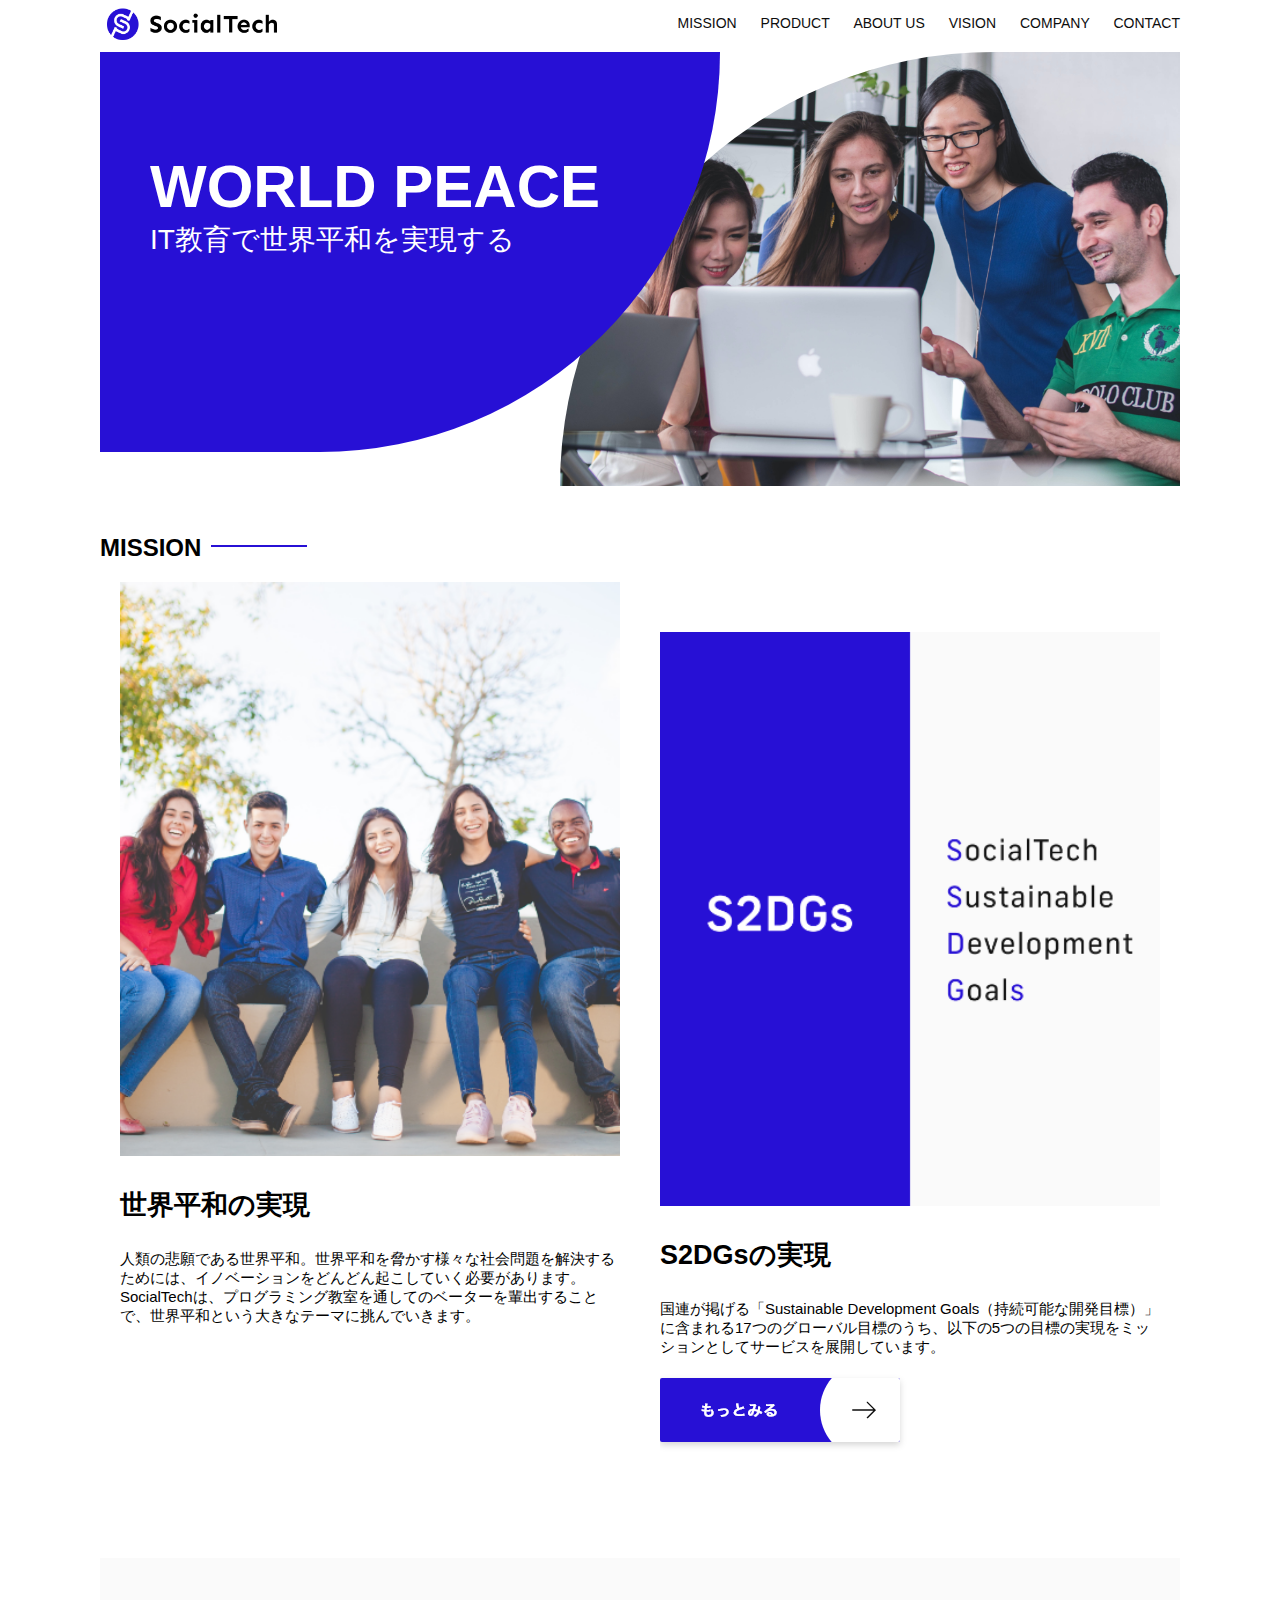
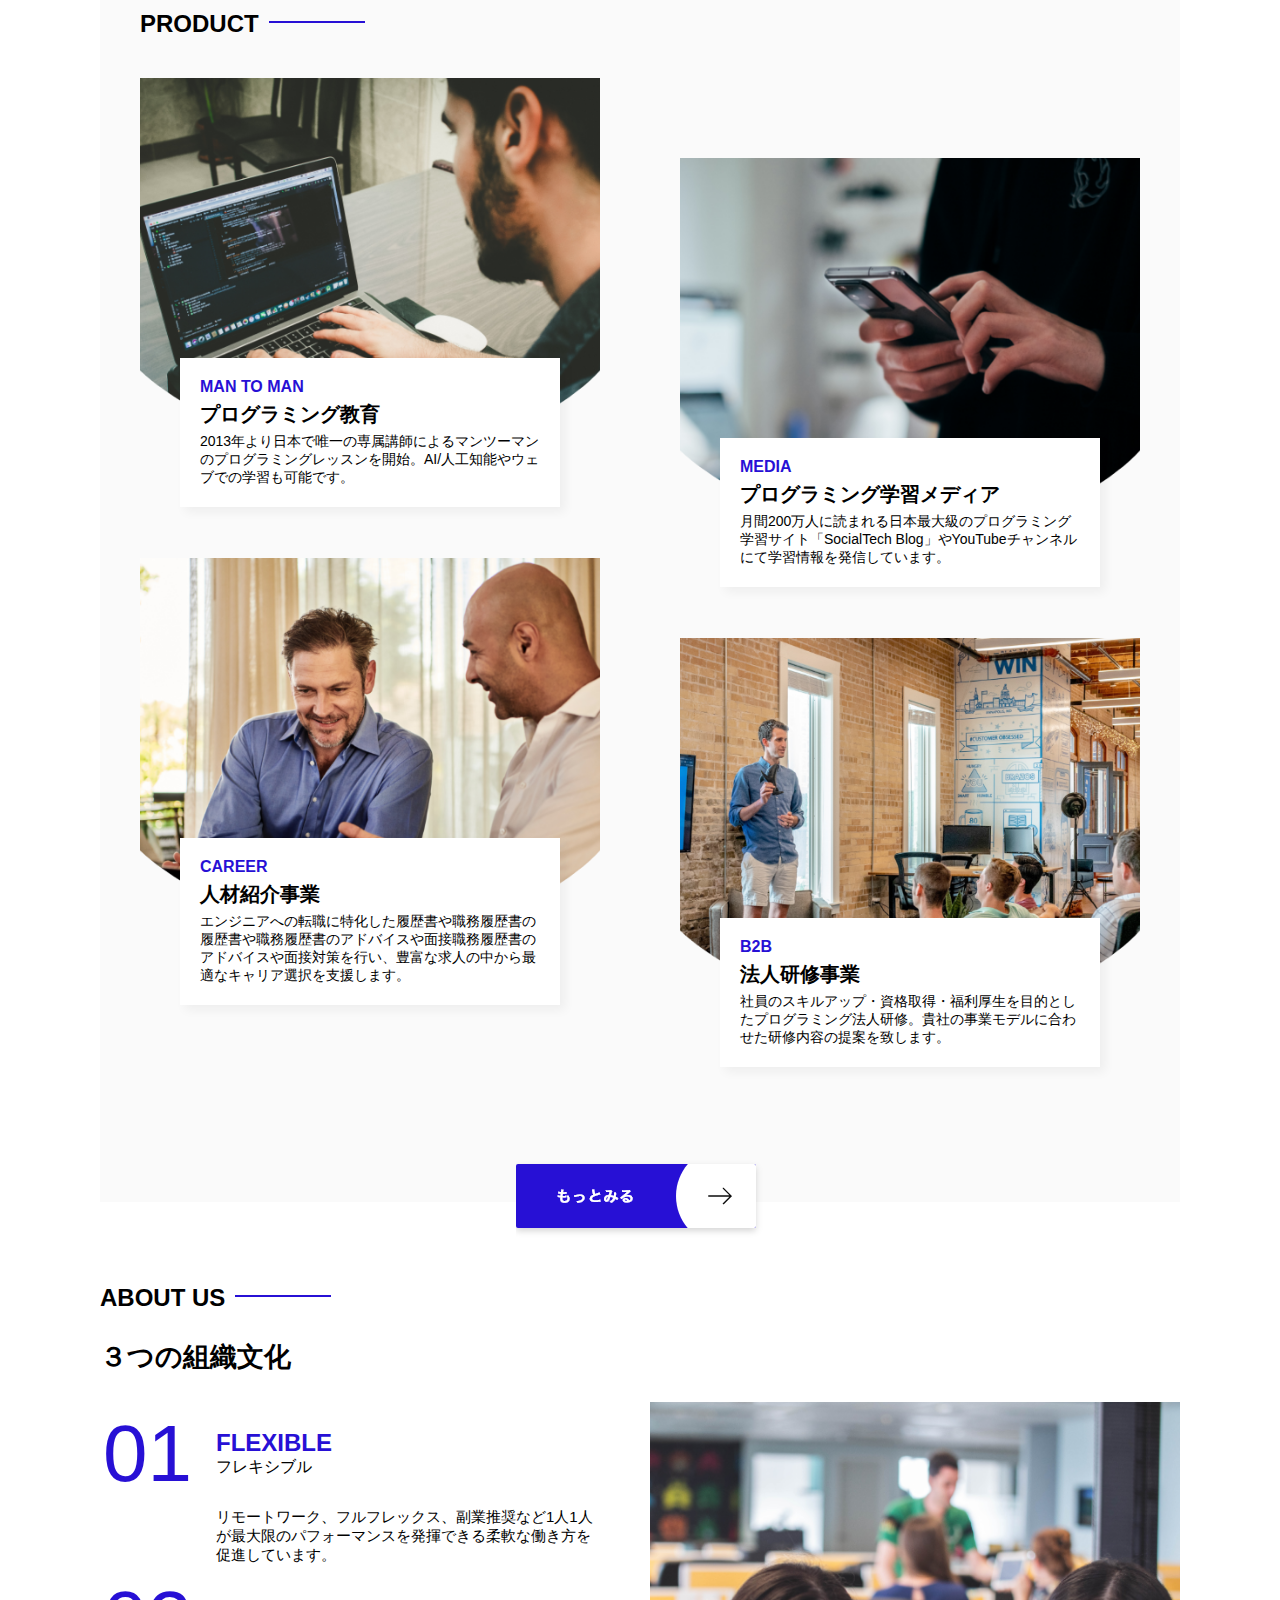
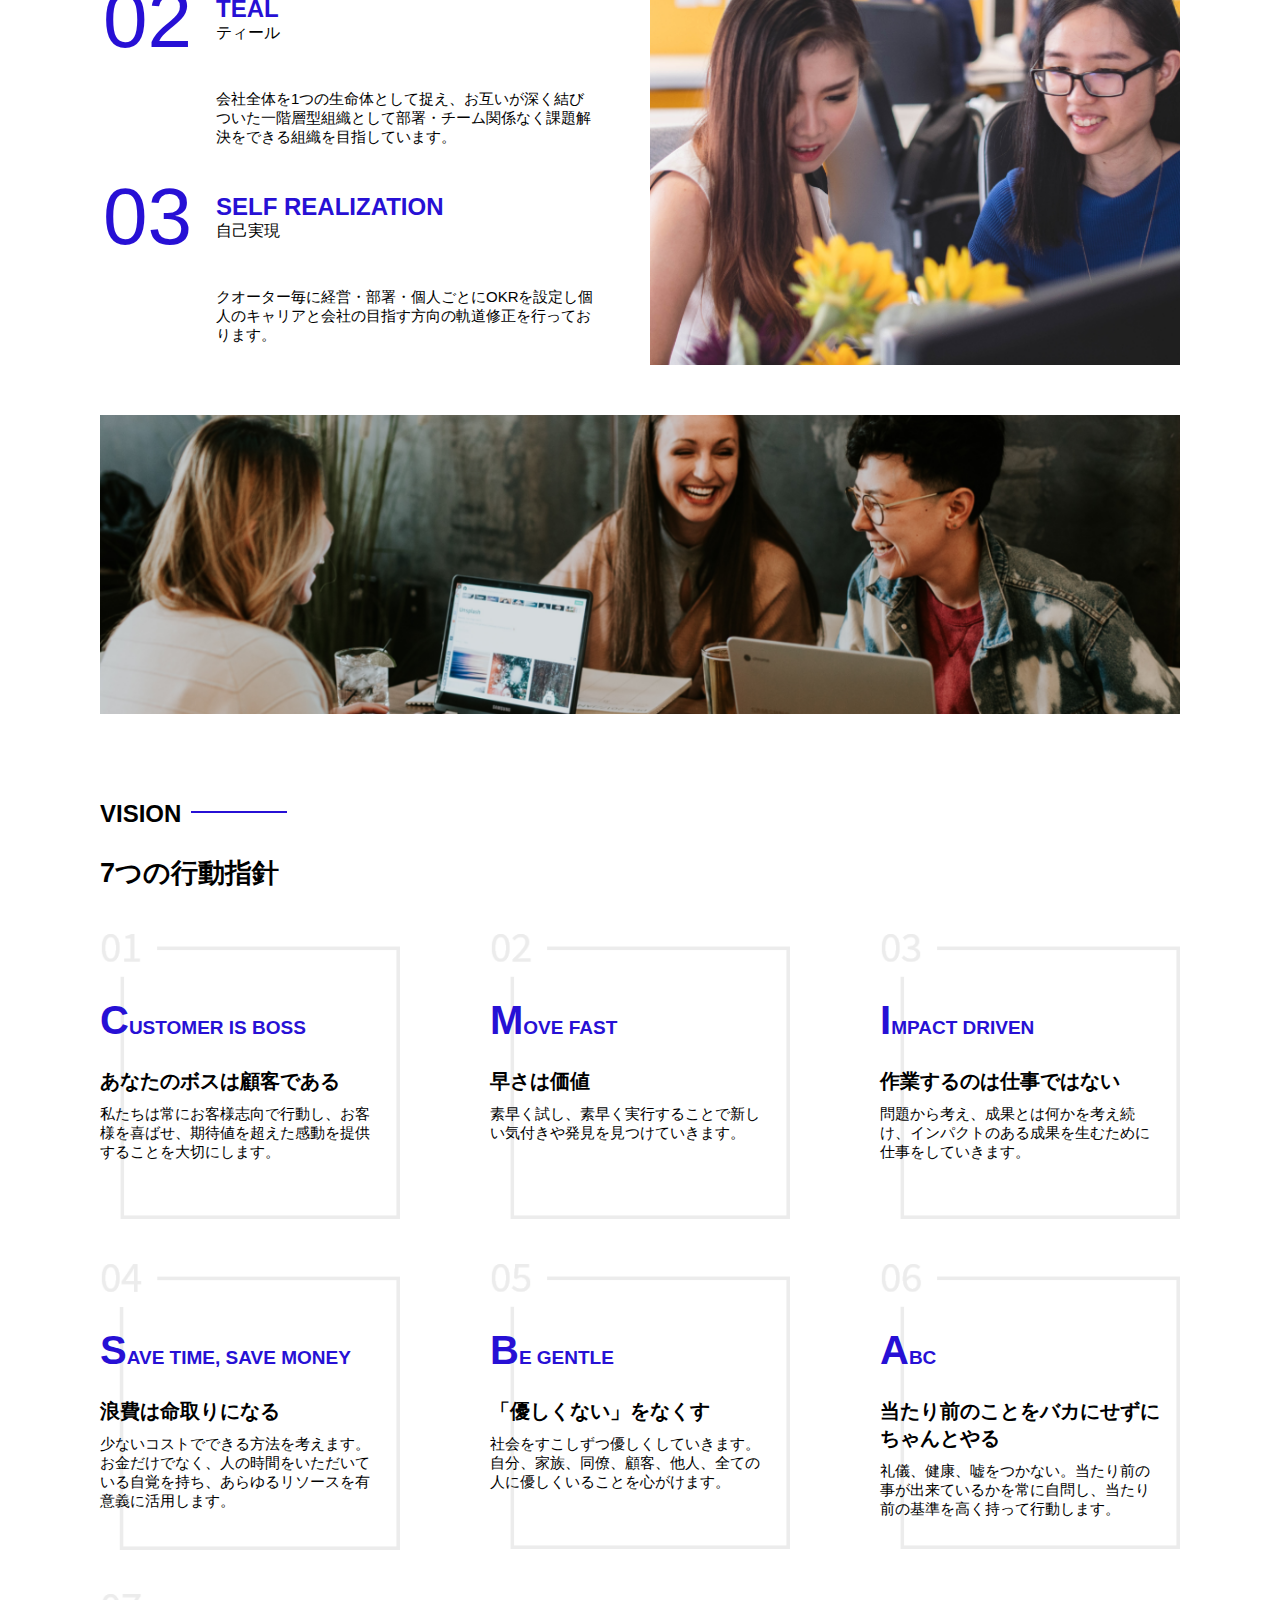
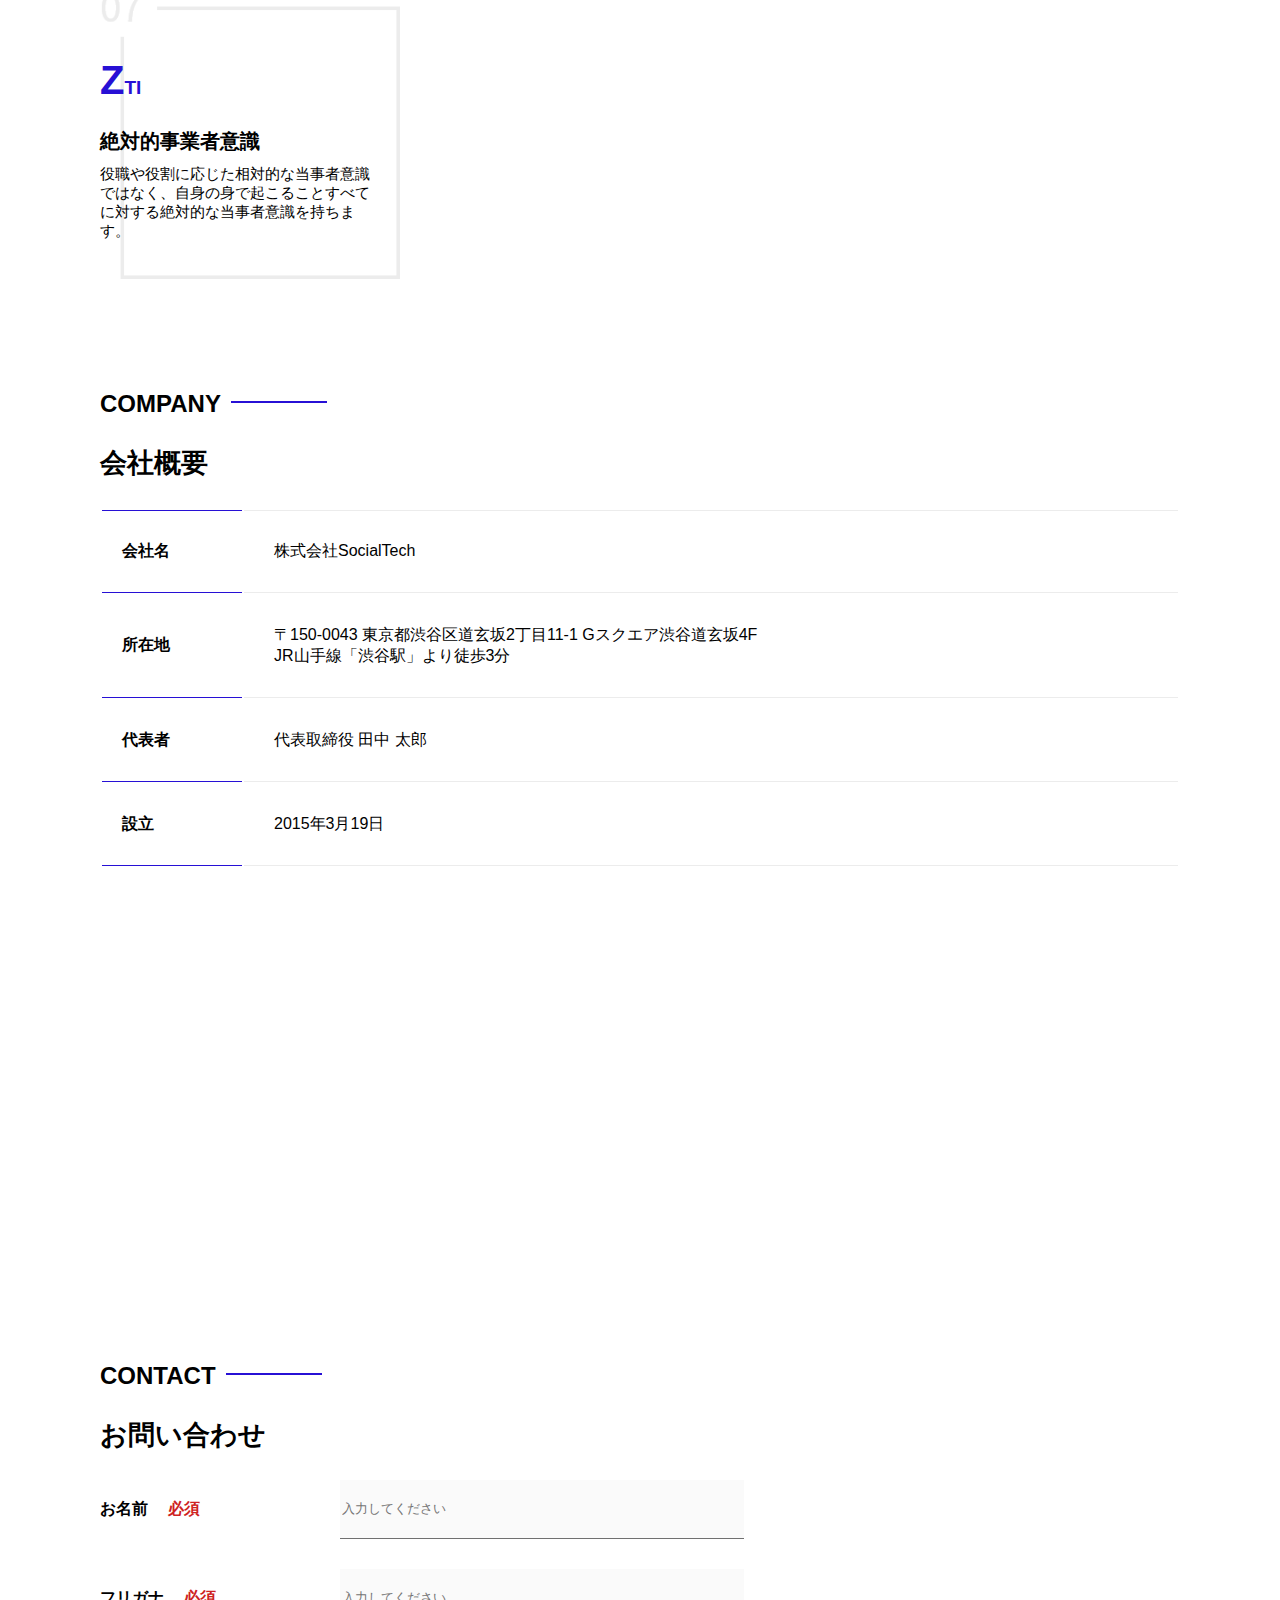
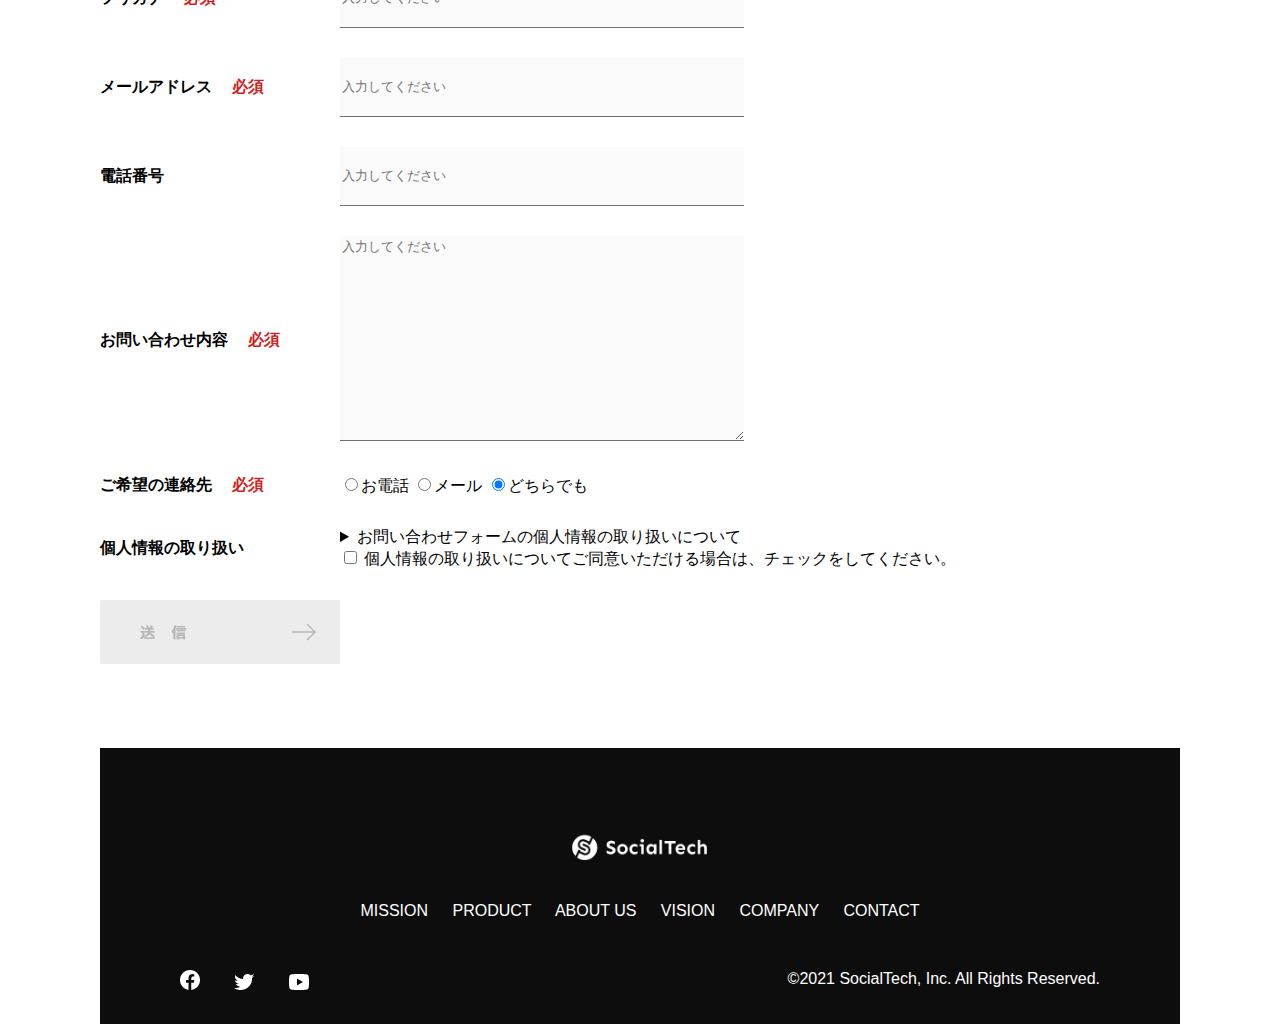
<file: index.html>
<!-- スタイルシート@media screen and(min-width:767px;)にスペース入れたら直った -->
<!DOCTYPE html>
<html lang="ja">
<head>
    <title>SocialTech</title>
    <meta name="despriction" content="SocialTechはEdTech業界のリーディングカンパニーを目指します。">
    <meta charset="UTF-8">
    <meta name="viewport" content="width=device-width, initial-scale=1.0">
    <link rel="stylesheet" href="style.css">
</head>

<body>
    <!-- ヘッダー -->
    <header>
        <!-- ロゴ -->
        <a href="index.html" id="logo"><img src="images/logo.png" alt="トップページに戻る"></a>
        
        <!--PC用ナビゲーション-->
        <nav id="nav-pc">
            <a href="mission.html">MISSION</a>
            <a href="product.html">PRODUCT</a>
            <a href="index.html#aboutus">ABOUT US</a>
            <a href="index.html#vision">VISION</a>
            <a href="index.html#company">COMPANY</a>
            <a href="index.html#contact">CONTACT</a>
        </nav>

        <!--スマホ用メニューボタン-->
        <img id="menu-sp" src="images/button-menu.png" alt="ナビゲーションを開く" onclick="document.getElementById('nav-sp').style.display = 'block'">
        
        <!--スマホ用ナビゲーション-->
        <nav id="nav-sp">
            <img id="close" src="images/button-close.png" alt="ナビゲーションを閉じる" onclick="document.getElementById('nav-sp').style.display = 'none'">
            <a id="logo-sp" href="index.html" onclick="document.getElementById('nav-sp').style.display = 'none'"><img src="images/logo-sp.png" alt="トップページに戻る"></a>
            <a class="menu" href="mission.html" onclick="document.getElementById('nav-sp').style.display = 'none'">MISSION</a>
            <a class="menu" href="product.html" onclick="document.getElementById('nav-sp').style.display = 'none'">PRODUCT</a>
            <a class="menu" href="index.html#aboutus" onclick="document.getElementById('nav-sp').style.display = 'none'">ABOUTUS</a>
            <a class="menu" href="index.html#vision"onclick="document.getElementById('nav-sp').style.display = 'none'">VISION</a>
            <a class="menu" href="index.html#company"onclick="document.getElementById('nav-sp').style.display = 'none'">COMPANY</a>
            <a class="menu" href="index.html#contact"onclick="document.getElementById('nav-sp').style.display = 'none'">CONTACT</a>
            <div id="sns">
            <a href="https://www.facebook.com/sejuku2013"><img src="images/button-facebook.png" alt="Facebookのリンク"></a>
            <a href="https://twitter.com/samuraijuku"><img src="images/button-twitter.png" alt="Twitterのリンク"></a>
            <a href="https://www.youtube.com/channel/UCCFOQO5aDK0xXam4cUQXT8g"><img src="images/button-youtube.png" alt="YouTubeのリンク"></a>
            </div>
        </nav>
    </header>
    <main>
        <article>
            <!-- メインビジュアル -->
            <section id="main-visual">
                <div id="main-message">
                    <h1>WORLD PEACE</h1>
                    <p>IT教育で世界平和を実現する</p>
                </div>
                <img src="images/index/index-main.png" alt="PCの周りに集まる多国籍の仲間たち">
            </section>
            <section id="mission">
                <h2 class="index-h2">MISSION</h2>
                <div id="mission-flex">
                    <div>
                        <img id="mission-photo" src="images/index/index-mission.png" alt="屋外のベンチで撮影する多国籍の仲間たち">
                        <h3>世界平和の実現</h3>
                        <p>人類の悲願である世界平和。世界平和を脅かす様々な社会問題を解決するためには、イノベーションをどんどん起こしていく必要があります。SocialTechは、プログラミング教室を通してのベーターを輩出することで、世界平和という大きなテーマに挑んでいきます。</p>
                    </div>
                    <div>
                        <img id="s2dgs" src="images/index/s2dgs.png" alt="S2DGs">
                        <h3>S2DGsの実現</h3>
                        <p>国連が掲げる「Sustainable Development Goals（持続可能な開発目標）」に含まれる17つのグローバル目標のうち、以下の5つの目標の実現をミッションとしてサービスを展開しています。</p>
                        <a href="mission.html">
                        <img src="images/button-more.png" alt="もっとみる">
                        </a>
                    </div>
                </div>
            </section>
            <!-- ここまで確認済 -->
            <!--プロダクト-->
            <section id="product">
                <h2 class="index-h2">PRODUCT</h2>
                <div>
                    <div id="product-left">
                    <div>
                    <img class="product-photo" src="images/index/index-mantoman.png" alt="PCでコードを書く男性">
                    <div class="product-explain">
                        <span>MAN TO MAN</span>
                        <h3>プログラミング教育</h3>
                        <p>2013年より日本で唯一の専属講師によるマンツーマンのプログラミングレッスンを開始。AI/人工知能やウェブでの学習も可能です。</p>
                    </div>
                    </div>
                    <div>
                    <img class="product-photo" src="images/index/index-career.png" alt="笑顔で話し合う二人の男性">
                    <div class="product-explain">
                        <span>CAREER</span>
                        <h3>人材紹介事業</h3>
                        <p>エンジニアへの転職に特化した履歴書や職務履歴書の履歴書や職務履歴書のアドバイスや面接職務履歴書のアドバイスや面接対策を行い、豊富な求人の中から最適なキャリア選択を支援します。</p>
                    </div>
                    </div>
                    </div>
                    <div id="product-right">
                    <div>
                    <img class="product-photo" src="images/index/index-media.png" alt="スマートフォンを操作する人">
                    <div class="product-explain">
                        <span>MEDIA</span>
                        <h3>プログラミング学習メディア</h3>
                        <p>月間200万人に読まれる日本最大級のプログラミング学習サイト「SocialTech Blog」やYouTubeチャンネルにて学習情報を発信しています。</p>
                    </div>
                    </div>
                    <div>
                    <img class="product-photo" src="images/index/index-b2b.png" alt="講演中の男性とそれを聴く人々">
                    <div class="product-explain">
                        <span>B2B</span>
                        <h3>法人研修事業</h3>
                        <p>社員のスキルアップ・資格取得・福利厚生を目的としたプログラミング法人研修。貴社の事業モデルに合わせた研修内容の提案を致します。</p>
                    </div>
                    </div>
                    </div>
                </div>
                <div>
                    <a id="product-more" href="product.html">
                        <img src="images/button-more.png" alt="もっとみる">
                    </a>
                </div>
            </section>
            <!--ABOUT US-->
            <section id="aboutus">
                <h2 class="index-h2">ABOUT US</h2>
                <h3>３つの組織文化</h3>
                <div>
                    <table class="culture-table">
                        <tr>
                            <td>
                                <span class="culture-num">01</span>
                            </td>
                            <td>
                                <span class="culture-en">FLEXIBLE</span>
                                <span class="culture-jp">フレキシブル</span>
                            </td>
                        </tr>
                        <tr>
                            <td>
                                <!--空のセル-->
                            </td>
                            <td>
                                <p class="culture-description">
                                    リモートワーク、フルフレックス、副業推奨など1人1人が最大限のパフォーマンスを発揮できる柔軟な働き方を促進しています。
                                </p>
                            </td>
                        </tr>
                        <tr>
                            <td>
                                <span class="culture-num">02</span>
                            </td>
                            <td>
                                <span class="culture-en">TEAL</span>
                                <span class="culture-jp">ティール</span>
                            </td>
                        </tr>
                        <tr>
                            <td>
                                <!--空のセル-->
                            </td>
                            <td>
                                <p>
                                    会社全体を1つの生命体として捉え、お互いが深く結びついた一階層型組織として部署・チーム関係なく課題解決をできる組織を目指しています。
                                </p>
                            </td>
                        </tr>
                        <tr>
                            <td>
                                <span class="culture-num">03</span>
                            </td>
                            <td>
                                <span class="culture-en">SELF REALIZATION</span>
                                <span class="culture-jp">自己実現</span>
                            </td>
                        </tr>
                        <tr>
                            <td>
                                <!--空のセル-->
                            </td>
                            <td>
                                <p>
                                    クオーター毎に経営・部署・個人ごとにOKRを設定し個人のキャリアと会社の目指す方向の軌道修正を行っております。
                                </p>
                            </td>
                        </tr>
                    </table>
                    <img class="culture-img" src="images/index/index-aboutus1.png" alt="笑顔で話し合う2人の女性">
                </div>
                    <img class="culture-img2" src="images/index/index-aboutus2.png" alt="笑顔で話し合う３人の男女">
            </section>
            <!--VISION-->
            <section id="vision">
                <h2 class="index-h2">VISION</h2>
                <h3>7つの行動指針</h3>
                <div>
                    <div class="vision-box">
                        <img src="images/index/vision-01.png" alt="01">
                        <span>
                            <h4>CUSTOMER IS BOSS</h4>
                            <h5>あなたのボスは顧客である</h5>
                            <p>私たちは常にお客様志向で行動し、お客様を喜ばせ、期待値を超えた感動を提供することを大切にします。</p>
                        </span>
                    </div>
                    <div class="vision-box">
                        <img src="images/index/vision-02.png" alt="02">
                        <span>
                            <h4>MOVE FAST</h4>
                            <h5>早さは価値</h5>
                            <p>素早く試し、素早く実行することで新しい気付きや発見を見つけていきます。</p>
                        </span>
                    </div>
                    <div class="vision-box">
                        <img src="images/index/vision-03.png" alt="03">
                        <span>
                            <h4>IMPACT DRIVEN</h4>
                            <h5>作業するのは仕事ではない</h5>
                            <p>問題から考え、成果とは何かを考え続け、インパクトのある成果を生むために仕事をしていきます。</p>
                        </span>
                    </div>
                    <div class="vision-box">
                        <img src="images/index/vision-04.png" alt="04">
                        <span>
                            <h4>SAVE TIME, SAVE MONEY</h4>
                            <h5>浪費は命取りになる</h5>
                            <p>少ないコストでできる方法を考えます。お金だけでなく、人の時間をいただいている自覚を持ち、あらゆるリソースを有意義に活用します。</p>
                        </span>
                    </div>
                    <div class="vision-box">
                        <img src="images/index/vision-05.png" alt="05">
                        <span>
                            <h4>BE GENTLE</h4>
                            <h5>「優しくない」をなくす</h5>
                            <p>社会をすこしずつ優しくしていきます。自分、家族、同僚、顧客、他人、全ての人に優しくいることを心がけます。</p>
                        </span>
                    </div>
                    <div class="vision-box">
                        <img src="images/index/vision-06.png" alt="06">
                        <span>
                            <h4>ABC</h4>
                            <h5>当たり前のことをバカにせずにちゃんとやる</h5>
                            <p>礼儀、健康、嘘をつかない。当たり前の事が出来ているかを常に自問し、当たり前の基準を高く持って行動します。</p>
                        </span>
                    </div>
                    <div class="vision-box">
                        <img src="images/index/vision-07.png" alt="07">
                        <span>
                            <h4>ZTI</h4>
                            <h5>絶対的事業者意識</h5>
                            <p>役職や役割に応じた相対的な当事者意識ではなく、自身の身で起こることすべてに対する絶対的な当事者意識を持ちます。</p>
                        </span>
                    </div>
                </div>
            </section>
            <!--COMPANY-->
            <section id="company">
                <h2 class="index-h2">COMPANY</h2>
                <h3>会社概要</h3>
                <table id="company-table">
                    <tr>
                        <th class="tableheader-first">会社名</th>
                        <td class="cell-first">株式会社SocialTech</td>
                    </tr>
                    <tr>
                        <th class="tableheader">所在地</th>
                        <td class="cell">〒150-0043 東京都渋谷区道玄坂2丁目11-1 Gスクエア渋谷道玄坂4F<br>JR山手線「渋谷駅」より徒歩3分</td>
                    </tr>
                    <tr>
                        <th class="tableheader">代表者</th>
                        <td class="cell">代表取締役 田中 太郎</td>
                    </tr>
                    <tr>
                        <th class="tableheader">設立</th>
                        <td class="cell">2015年3月19日</td>
                    </tr>
                </table>
                <iframe 
                    src="https://www.google.com/maps/embed?pb=!1m18!1m12!1m3!1d3241.7759544892483!2d139.69399665123464!3d35.65789123876098!2m3!1f0!2f0!3f0!3m2!1i1024!2i768!4f13.1!3m3!1m2!1s0x60188caa0042e8d1%3A0xba130bea826a7aa2!2z44CSMTUwLTAwNDMg5p2x5Lqs6YO95riL6LC35Yy66YGT546E5Z2C77yS5LiB55uu77yR77yR4oiS77yR!5e0!3m2!1sja!2sjp!4v1636872991912!5m2!1sja!2sjp" frameborder="0"
                    style="border:0;" allowfullscreen="" loading="lazy">
                </iframe>
            </section>
            <!--お問い合わせフォーム-->
            <section id="contact">
                <h2 class="index-h2">CONTACT</h2>
                <h3>お問い合わせ</h3>
                <!-- STATIC FORMSのフォームタグ -->
                <form action="https://api.staticforms.xyz/submit" method="post">
                    <input type="text" name="honeypot" style="display:none">
                    <!-- STATIC FORMSのアクセスキー -->
                    <input type="hidden" name="accessKey" value="81774c38-25b4-477e-a7c6-7c5f7e4dcf20">
                    <!--メールのタイトル-->
                    <input type="hidden" name="subject" value="Webサイトからお問合せがありました" />
                    <!--送信先のメールアドレスをvalueに設定する-->
                    <input type="hidden" name="replyTo" value="@">
                    <!--redirectToのURLは公開後のURLへリンクする-->
                    <input type="hidden" name="redirectTo" value="https://example.com/contact/success">
                    <div>
                        <div class="contact-heading">
                            <label class="contact-label">お名前<span class="contact-span">必須</span></label>
                        </div>
                        <div>
                            <input type="text" name="name" placeholder="入力してください" class="contact-textbox">
                        </div>
                    </div>
                    <div>
                        <div class="contact-heading">
                            <label class="contact-label">フリガナ<span class="contact-span">必須</span></label>
                        </div>
                        <div>
                            <input type="text" name="hurigana" placeholder="入力してください" class="contact-textbox">
                        </div>
                    </div>
                    <div>
                        <div class="contact-heading">
                            <label class="contact-label">メールアドレス<span class="contact-span">必須</span></label>
                        </div>
                        <div>
                            <input type="text" name="email" placeholder="入力してください" class="contact-textbox">
                        </div>
                    </div>
                    <div>
                        <div class="contact-heading">
                            <label class="contact-label">電話番号</label>
                        </div>
                        <div>
                            <input type="text" name="tel" placeholder="入力してください" class="contact-textbox">
                        </div>
                    </div>
                    <div>
                        <div class="contact-heading">
                            <label class="contact-label">お問い合わせ内容<span class="contact-span">必須</span></label>
                        </div>
                        <div>
                            <textarea class="contact-textarea" placeholder="入力してください" name="message"></textarea>
                        </div>
                    </div>
                    <div>
                        <div class="contact-heading">
                            <label class="contact-label">ご希望の連絡先<span class="contact-span">必須</span></label>
                        </div>
                        <div>
                            <input class="radiobutton" type="radio" value="tel" name="contact" checked><label for="">お電話</label>
                            <input class="radiobutton" type="radio" value="mail" name="contact" checked><label for="">メール</label>
                            <input class="radiobutton" type="radio" value="both" name="contact" checked><label for="">どちらでも</label>
                        </div>
                    </div>
                    <div>
                        <div class="contact-heading">
                            <label class="contact-label">個人情報の取り扱い</label>
                        </div>
                        <div>
                            <details>
                                <summary>お問い合わせフォームの個人情報の取り扱いについて</summary>
                                <div>
                                    <span>１．組織の名称又は氏名</span><br>
                                    株式会社SocialTech<br><br>
                                    <span>２．個人情報保護管理者（若しくはその代理人）の氏名又は職名、所属及び連絡先鈴木 一郎 コーポレート部</span><br>
                                    メールアドレス:support@socialtech.net<br>TEL:03-xxxx-xxxx<br>
                                    <span>３．個人情報の利用目的</span><br>
                                    ・本サービス及び本サービスに関連する情報の提供又はそれらに関する連絡のため<br>
                                    ・ユーザーの本人確認のため<br>
                                    ・当社サービスのご案内のため<br>
                                    ・当社の商品等の広告または宣伝（電子メールによるものを含むものとします。）<br><br>
                                    <span>４．個人情報の取り扱い業務の委託</span>
                                    個人情報の取扱業務の全部または一部を外部に業務委託する場合があります。<br>
                                    その際、弊社は、個人情報を適切に保護できる管理体制を敷き実行していることを条件として<br>
                                    委託先を厳選したうえで、機密保持契約を委託先と締結し、お客様の個人情報を厳密に管理させます。<br><br>
                                    <span>５．個人情報の開示等の請求</span>
                                    お客様は、弊社に対してご自身の個人情報の開示等（利用目的の通知、開示、内容の訂正・追加・削除、利用の停止または消去、第三者への提供の停止）に関して、当社問合わせ窓口に申し出ることができます。<br>
                                    その際、弊社はお客様ご本人を確認させていただいたうえで、合理的な期間内に対応いたします。<br><br>
                                    なお、個人情報に関する弊社問合わせ先は、次の通りです。<br><br>
                                    株式会社SocialTech 個人情報問合せ窓口<br>
                                    〒150-0043 東京都渋谷区道玄坂2丁目11-1 Ｇスクエア渋谷道玄坂 4F<br>
                                    メールアドレス:support@socialtech.net TEL:03-xxxx-xxxx<br><br>
                                    <span>６．個人情報を提供されることの任意性について</span><br><br>
                                    お客様がご自身の個人情報を弊社に提供されるか否かは、お客様のご判断によりますが、もしご提供されない場合には、適切なサービスが提供できない場合がありますので予めご了承ください。
                                </div>
                            </details>
                            <input type="checkbox" name="agree">
                            <span>個人情報の取り扱いについてご同意いただける場合は、チェックをしてください。</span>
                        </div>
                    </div>
                    <input type="image" src="images/button-submit.png" alt="送信する">
                    </form>
            </section>
        </article>
        <footer>
            <div id="footer-logo">
                <img src="images/logo-sp.png" alt="SocialTech">
            </div>
            <div id="footer-link">
                <a href="mission.html">MISSION</a>
                <a href="product.html">PRODUCT</a>
                <a href="index.html#aboutus">ABOUT US</a>
                <a href="index.html#vision">VISION</a>
                <a href="index.html#company">COMPANY</a>
                <a href="index.html#contact">CONTACT</a>
            </div>
            <div id="sns-footer">
                <a href="https://www.facebook.com/sejuku2013"><img src="images/button-facebook.png" alt="Facebookのリンク"></a>
                <a href="https://twitter.com/samuraijuku"><img src="images/button-twitter.png" alt="Twitterのリンク"></a>
                <a href="https://www.youtube.com/channel/UCCFOQO5aDK0xXam4cUQXT8g"><img src="images/button-youtube.png" alt="YouTubeのリンク"></a>
                <span id="copyright">&copy;2021 SocialTech, Inc. All Rights Reserved.</span>
            </div>
        </footer>
    </main>
</body>
</html>
</file>
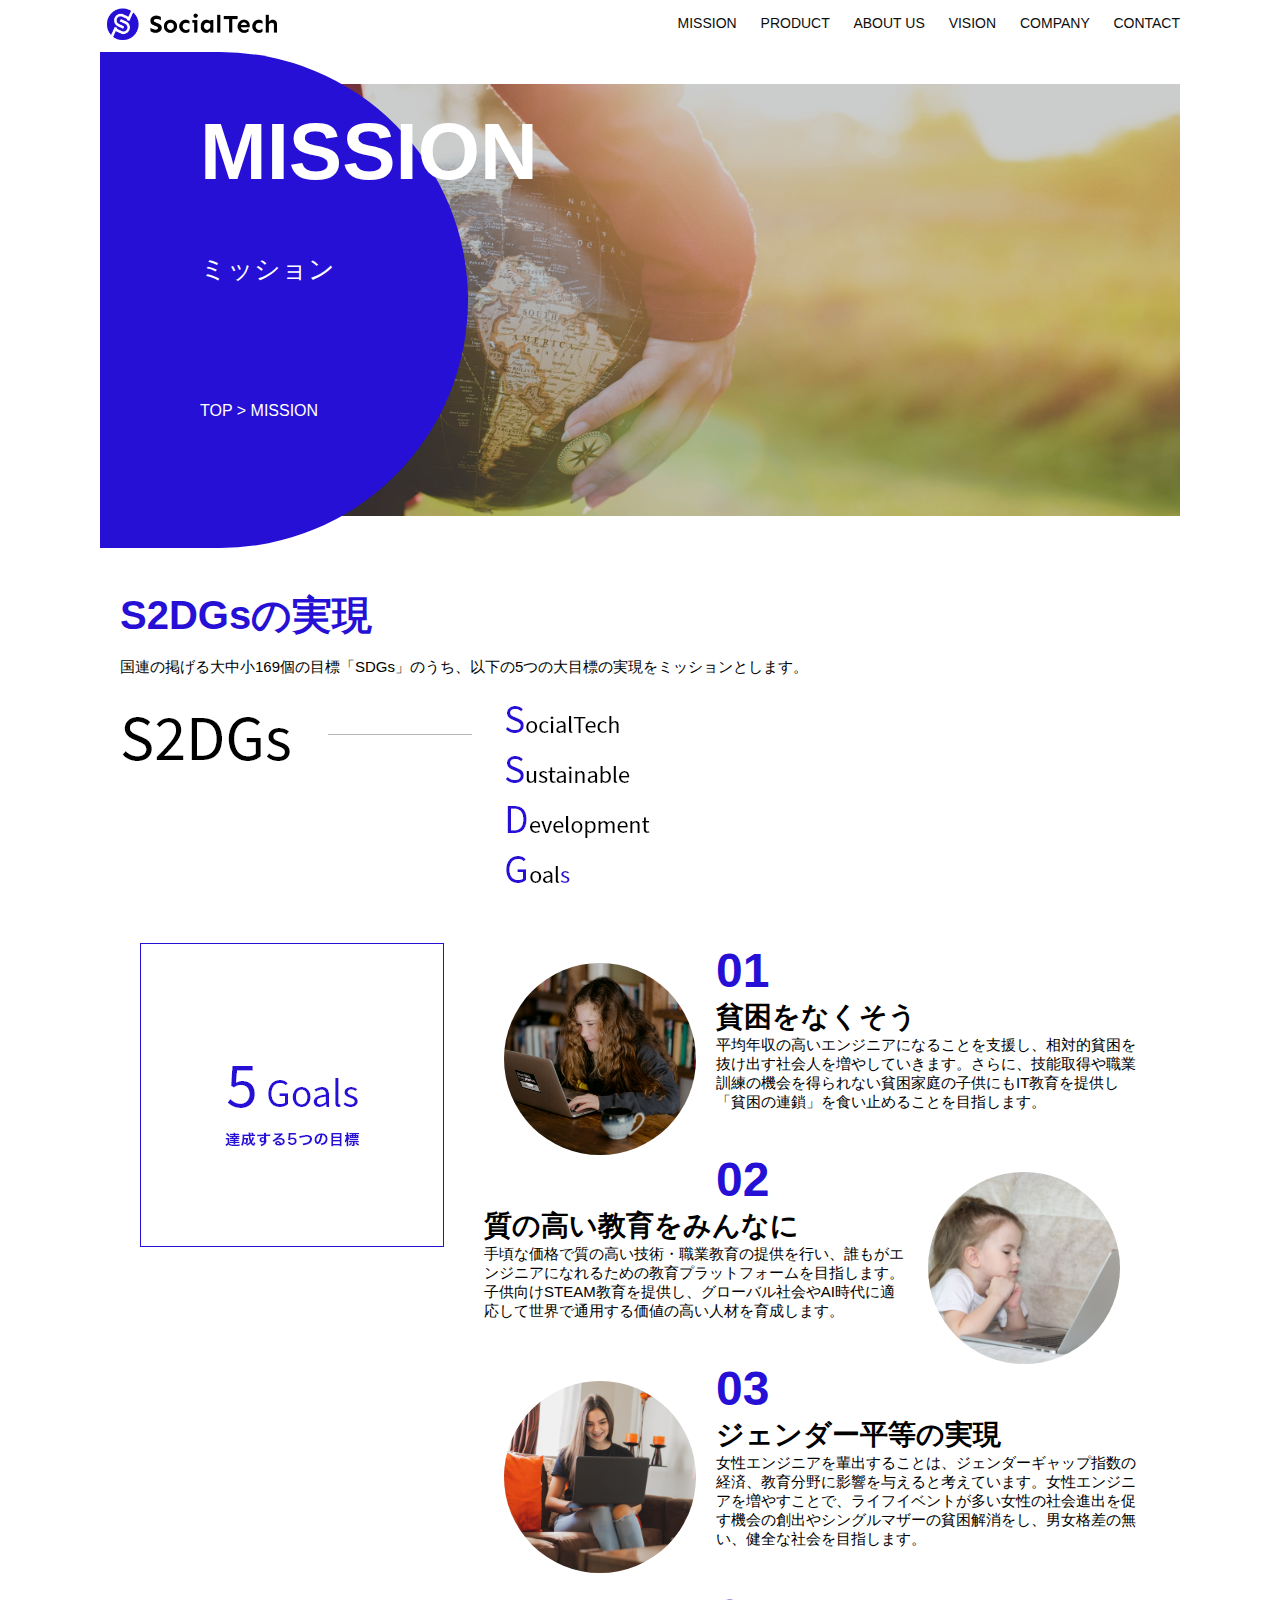
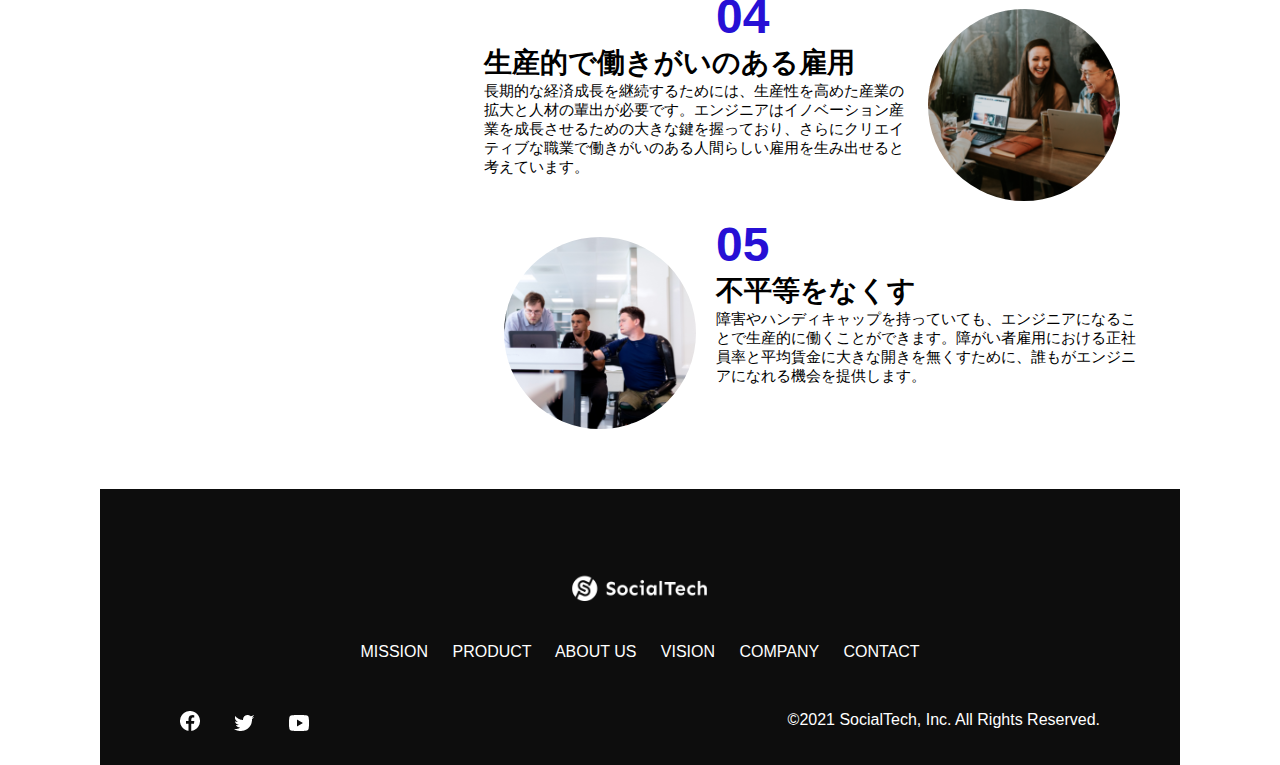
<file: mission.html>
<!DOCTYPE html>
<html lang="ja">
<head>
    <title>SocialTech - MISSION ミッション -</title>
    <meta charset="UTF-8">
    <meta name="description" content="SocialTechが目指す5つの目標(S2DGs)を紹介します">
    <meta name="viewport" content="width=device-width, initial-scale=1.0">
    <link rel="stylesheet" href="style.css">
</head>
<body>
    <header>
        <a href="index.html" id="logo"><img src="images/logo.png" alt="トップページに戻る"></a>
        
        <nav id="nav-pc">
            <a href="mission.html">MISSION</a>
            <a href="product.html">PRODUCT</a>
            <a href="index.html#aboutus">ABOUT US</a>
            <a href="index.html#vision">VISION</a>
            <a href="index.html#company">COMPANY</a>
            <a href="index.html#contact">CONTACT</a>
        </nav>
        
        <img id="menu-sp" src="images/button-menu.png" alt="ナビゲーションを開く" onclick="document.getElementById('nav-sp').style.display = 'block'">
        
        <nav id="nav-sp">
            <img id="close" src="images/button-close.png" alt="ナビゲーションを閉じる" onclick="document.getElementById('nav-sp').style.display = 'none'">
            <a id="logo-sp" href="index.html" onclick="document.getElementById('nav-sp').style.display = 'none'"><img src="images/logo-sp.png" alt="トップページに戻る"></a>
            <a class="menu" href="mission.html" onclick="document.getElementById('nav-sp').style.display = 'none'">MISSION</a>
            <a class="menu" href="product.html" onclick="document.getElementById('nav-sp').style.display = 'none'">PRODUCT</a>
            <a class="menu" href="index.html#aboutus" onclick="document.getElementById('nav-sp').style.display = 'none'">ABOUTUS</a>
            <a class="menu" href="index.html#vision" onclick="document.getElementById('nav-sp').style.display = 'none'">VISION</a>
            <a class="menu" href="index.html#company" onclick="document.getElementById('nav-sp').style.display = 'none'">COMPANY</a>
            <a class="menu" href="index.html#contact" onclick="document.getElementById('nav-sp').style.display = 'none'">CONTACT</a>
            <div id="sns">
                <a href="https://www.facebook.com/sejuku2013"><img src="images/button-facebook.png" alt="Facebookのリンク"></a>
                <a href="https://twitter.com/samuraijuku"><img src="images/button-twitter.png" alt="Twitterのリンク"></a>
                <a href="https://www.youtube.com/channel/UCCFOQO5aDK0xXam4cUQXT8g"><img src="images/button-youtube.png" alt="YouTubeのリンク"></a>
            </div>
        </nav>
    </header>

    <main>
        <article>
            <section id="mission-main">
                <div id="mission-title">
                    <h1>MISSION</h1>
                    <span>ミッション</span>
                    <div>TOP > MISSION</div>
                </div>
            </section>
            <section id="mission-s2dgs">
                <h2 class="mission-h2">S2DGsの実現</h2>
                <p>国連の掲げる大中小169個の目標「SDGs」のうち、以下の5つの大目標の実現をミッションとします。</p>
                <img src="images/mission/mission-s2dgs.png" alt="S2DGs">
            </section>
            <section id="mission-5goals">
                <div>
                    <img id="s2dgs-image" src="images/mission/mission-5goals.png" alt="5Goals">
                </div>
                <div>
                    <div>
                        <img class="fivegoals-image-left" src="images/mission/mission-5goals01.png" alt="PCを操作する女の子">
                        <span class="fivegoals-number">01</span>
                        <h3 class="fivegoals-h3">貧困をなくそう</h3>
                        <p class="fivegoals-p">平均年収の高いエンジニアになることを支援し、相対的貧困を抜け出す社会人を増やしていきます。さらに、技能取得や職業訓練の機会を得られない貧困家庭の子供にもIT教育を提供し「貧困の連鎖」を食い止めることを目指します。</p>
                    </div>
                    <div>
                        <img class="fivegoals-image-right" src="images/mission/mission-5goals02.png" alt="PCを見つめる小さい女の子">
                        <span class="fivegoals-number">02</span>
                        <h3 class="fivegoals-h3">質の高い教育をみんなに</h3>
                        <p class="fivegoals-p">手頃な価格で質の高い技術・職業教育の提供を行い、誰もがエンジニアになれるための教育プラットフォームを目指します。子供向けSTEAM教育を提供し、グローバル社会やAI時代に適応して世界で通用する価値の高い人材を育成します。</p>
                    </div>
                    <div>
                        <img class="fivegoals-image-left" src="images/mission/mission-5goals03.png" alt="PCを操作する女性">
                        <span class="fivegoals-number">03</span>
                        <h3 class="fivegoals-h3">ジェンダー平等の実現</h3>
                        <p class="fivegoals-p">女性エンジニアを輩出することは、ジェンダーギャップ指数の経済、教育分野に影響を与えると考えています。女性エンジニアを増やすことで、ライフイベントが多い女性の社会進出を促す機会の創出やシングルマザーの貧困解消をし、男女格差の無い、健全な社会を目指します。</p>
                    </div>
                    <div>
                        <img class="fivegoals-image-right" src="images/mission/mission-5goals04.png" alt="笑顔で話し合う3人の男女">
                        <span class="fivegoals-number">04</span>
                        <h3 class="fivegoals-h3">生産的で働きがいのある雇用</h3>
                        <p class="fivegoals-p">長期的な経済成長を継続するためには、生産性を高めた産業の拡大と人材の輩出が必要です。エンジニアはイノベーション産業を成長させるための大きな鍵を握っており、さらにクリエイティブな職業で働きがいのある人間らしい雇用を生み出せると考えています。</p>
                    </div>
                    <div>
                        <img class="fivegoals-image-left" src="images/mission/mission-5goals05.png" alt="障害を持つ男性が生き生きと働く様子">
                        <span class="fivegoals-number">05</span>
                        <h3 class="fivegoals-h3">不平等をなくす</h3>
                        <p class="fivegoals-p">障害やハンディキャップを持っていても、エンジニアになることで生産的に働くことができます。障がい者雇用における正社員率と平均賃金に大きな開きを無くすために、誰もがエンジニアになれる機会を提供します。</p>
                    </div>
                </div>
            </section>
        </article>

        <footer>
            <div id="footer-logo">
                <img src="images/logo-sp.png" alt="SocialTech">
            </div>
            <div id="footer-link">
                <a href="mission.html">MISSION</a>
                <a href="product.html">PRODUCT</a>
                <a href="index.html#aboutus">ABOUT US</a>
                <a href="index.html#vision">VISION</a>
                <a href="index.html#company">COMPANY</a>
                <a href="index.html#contact">CONTACT</a>
            </div>
            <div id="sns-footer">
                <a href="https://www.facebook.com/sejuku2013"><img src="images/button-facebook.png" alt="Facebookのリンク"></a>
                <a href="https://twitter.com/samuraijuku"><img src="images/button-twitter.png" alt="Twitterのリンク"></a>
                <a href="https://www.youtube.com/channel/UCCFOQO5aDK0xXam4cUQXT8g"><img src="images/button-youtube.png" alt="YouTubeのリンク"></a>
                <span id="copyright">&copy;2021 SocialTech, Inc. All Rights Reserved.</span>
            </div>
        </footer>

    </main>
</body>
</html>
</file>
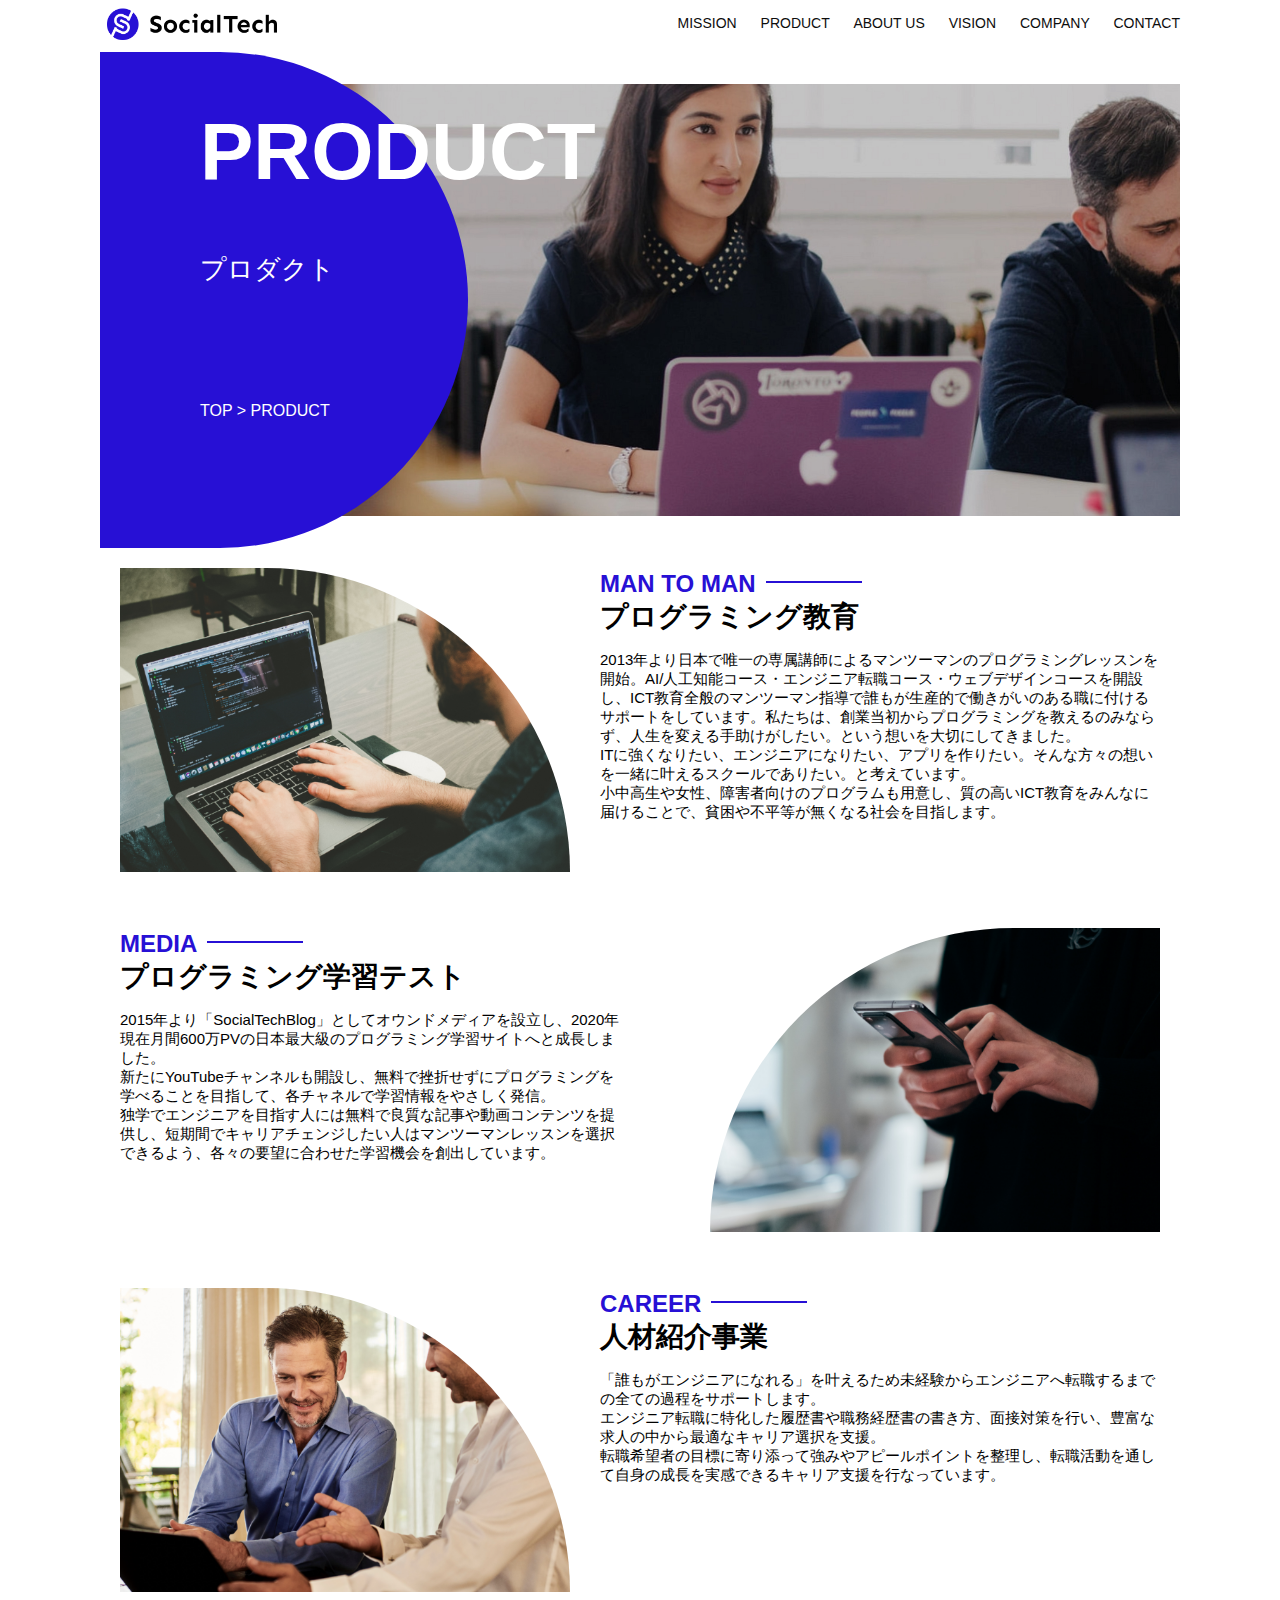
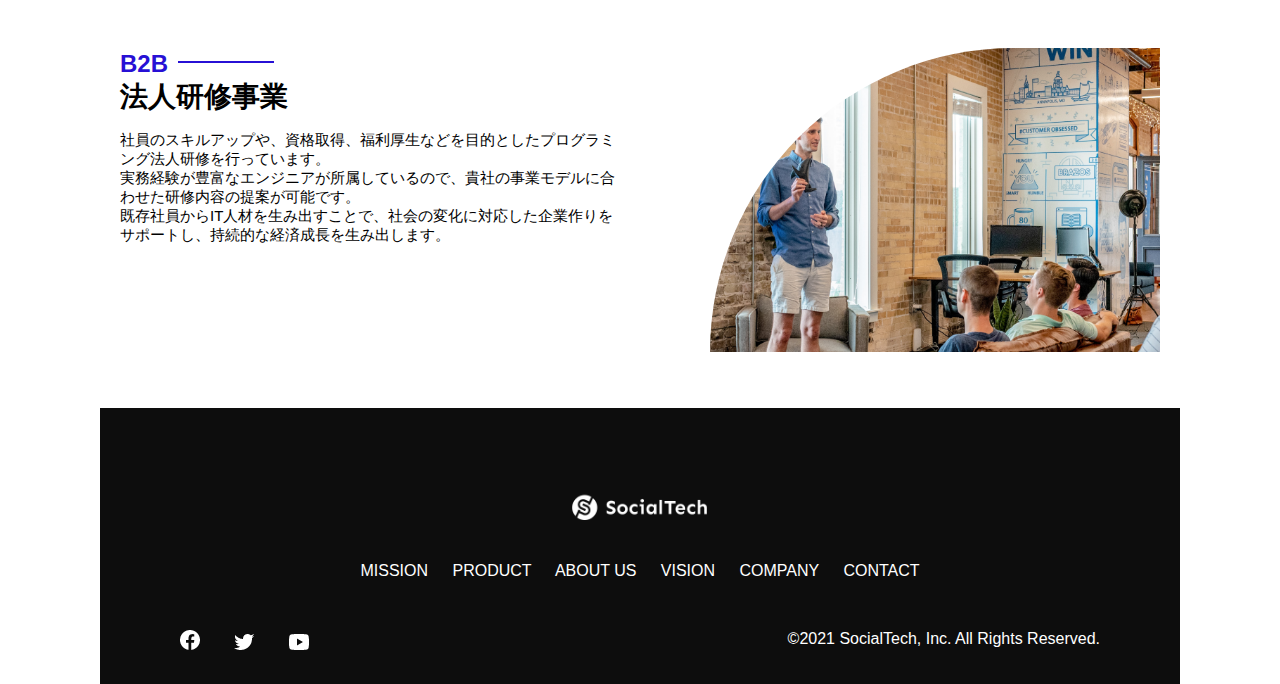
<file: product.html>
<!DOCTYPE html>
<html lang="ja">
<head>
    <title>SocialTech -PRODUCT プロダクト-</title>
    <meta charset="UTF-8">
    <meta name="description" content="SocialTechの4つのプロダクトを紹介します">
    <meta name="viewport" content="width=device-width, initial-scale=1.0">
    <link rel="stylesheet" href="style.css">
</head>

<body>
    <header>
        <a href="index.html" id="logo"><img src="images/logo.png" alt="トップページに戻る"></a>
        
        <nav id="nav-pc">
            <a href="mission.html">MISSION</a>
            <a href="product.html">PRODUCT</a>
            <a href="index.html#aboutus">ABOUT US</a>
            <a href="index.html#vision">VISION</a>
            <a href="index.html#company">COMPANY</a>
            <a href="index.html#contact">CONTACT</a>
        </nav>
        
        <img id="menu-sp" src="images/button-menu.png" alt="ナビゲーションを開く" onclick="document.getElementById('nav-sp').style.display = 'block'">
        
        <nav id="nav-sp">
            <img id="close" src="images/button-close.png" alt="ナビゲーションを閉じる" onclick="document.getElementById('nav-sp').style.display = 'none'">
            <a id="logo-sp" href="index.html" onclick="document.getElementById('nav-sp').style.display = 'none'"><img src="images/logo-sp.png" alt="トップページに戻る"></a>
            <a class="menu" href="mission.html" onclick="document.getElementById('nav-sp').style.display = 'none'">MISSION</a>
            <a class="menu" href="product.html" onclick="document.getElementById('nav-sp').style.display = 'none'">PRODUCT</a>
            <a class="menu" href="index.html#aboutus" onclick="document.getElementById('nav-sp').style.display = 'none'">ABOUTUS</a>
            <a class="menu" href="index.html#vision" onclick="document.getElementById('nav-sp').style.display = 'none'">VISION</a>
            <a class="menu" href="index.html#company" onclick="document.getElementById('nav-sp').style.display = 'none'">COMPANY</a>
            <a class="menu" href="index.html#contact" onclick="document.getElementById('nav-sp').style.display = 'none'">CONTACT</a>
            <div id="sns">
                <a href="https://www.facebook.com/sejuku2013"><img src="images/button-facebook.png" alt="Facebookのリンク"></a>
                <a href="https://twitter.com/samuraijuku"><img src="images/button-twitter.png" alt="Twitterのリンク"></a>
                <a href="https://www.youtube.com/channel/UCCFOQO5aDK0xXam4cUQXT8g"><img src="images/button-youtube.png" alt="YouTubeのリンク"></a>
            </div>
        </nav>
    </header>
    <main>
        <article>
            <section id="product-main">
            <div id="product-title">
                <h1>PRODUCT</h1>
                <span>プロダクト</span>
                <div>TOP > PRODUCT</div>
            </div>
            </section>
            <section class="product-section1">
                <img src="images/product/product-mantoman.png" alt="PCでコードを書く男性">
                <div>
                    <h2 class="product-h2">MAN TO MAN</h2>
                    <h3 class="product-h3">プログラミング教育</h3>
                    <p>2013年より日本で唯一の専属講師によるマンツーマンのプログラミングレッスンを開始。AI/人工知能コース・エンジニア転職コース・ウェブデザインコースを開設し、ICT教育全般のマンツーマン指導で誰もが生産的で働きがいのある職に付けるサポートをしています。私たちは、創業当初からプログラミングを教えるのみならず、人生を変える手助けがしたい。という想いを大切にしてきました。<br>ITに強くなりたい、エンジニアになりたい、アプリを作りたい。そんな方々の想いを一緒に叶えるスクールでありたい。と考えています。<br>小中高生や女性、障害者向けのプログラムも用意し、質の高いICT教育をみんなに届けることで、貧困や不平等が無くなる社会を目指します。</p>
                </div>
            </section>
            <section class="product-section2">
                <div>
                    <h2 class="product-h2">MEDIA</h2>
                    <h3 class="product-h3">プログラミング学習テスト</h3>
                    <p>2015年より「SocialTechBlog」としてオウンドメディアを設立し、2020年現在月間600万PVの日本最大級のプログラミング学習サイトへと成長しました。<br>新たにYouTubeチャンネルも開設し、無料で挫折せずにプログラミングを学べることを目指して、各チャネルで学習情報をやさしく発信。<br>独学でエンジニアを目指す人には無料で良質な記事や動画コンテンツを提供し、短期間でキャリアチェンジしたい人はマンツーマンレッスンを選択できるよう、各々の要望に合わせた学習機会を創出しています。</p>
                </div>
                <img src="images/product/product-media.png" alt="スマートフォンを操作する人">
            </section>
            <section class="product-section1">
                <img src="images/product/product-career.png" alt="笑顔で話し合う2人の男性">
                <div>
                    <h2 class="product-h2">CAREER</h2>
                    <h3 class="product-h3">人材紹介事業</h3>
                    <p>「誰もがエンジニアになれる」を叶えるため未経験からエンジニアへ転職するまでの全ての過程をサポートします。<br>エンジニア転職に特化した履歴書や職務経歴書の書き方、面接対策を行い、豊富な求人の中から最適なキャリア選択を支援。<br>転職希望者の目標に寄り添って強みやアピールポイントを整理し、転職活動を通して自身の成長を実感できるキャリア支援を行なっています。<br></p>
                </div>
            </section>
            <section class="product-section2">
                <div>
                    <h2 class="product-h2">B2B</h2>
                    <h3 class="product-h3">法人研修事業</h3>
                    <p>社員のスキルアップや、資格取得、福利厚生などを目的としたプログラミング法人研修を行っています。<br>実務経験が豊富なエンジニアが所属しているので、貴社の事業モデルに合わせた研修内容の提案が可能です。<br>既存社員からIT人材を生み出すことで、社会の変化に対応した企業作りをサポートし、持続的な経済成長を生み出します。</p>
                </div>
                <img src="images/product/product-b2b.png" alt="講演中の男性とそれを聴く人々">
            </section>
        </article>
        <footer>
            <div id="footer-logo">
                <img src="images/logo-sp.png" alt="SocialTech">
            </div>
            <div id="footer-link">
                <a href="mission.html">MISSION</a>
                <a href="product.html">PRODUCT</a>
                <a href="index.html#aboutus">ABOUT US</a>
                <a href="index.html#vision">VISION</a>
                <a href="index.html#company">COMPANY</a>
                <a href="index.html#contact">CONTACT</a>
            </div>
            <div id="sns-footer">
                <a href="https://www.facebook.com/sejuku2013"><img src="images/button-facebook.png" alt="Facebookのリンク"></a>
                <a href="https://twitter.com/samuraijuku"><img src="images/button-twitter.png" alt="Twitterのリンク"></a>
                <a href="https://www.youtube.com/channel/UCCFOQO5aDK0xXam4cUQXT8g"><img src="images/button-youtube.png" alt="YouTubeのリンク"></a>
                <span id="copyright">&copy;2021 SocialTech, Inc. All Rights Reserved.</span>
            </div>
        </footer>
    </main>
</body>

</html>
</file>
<file: style.css>
/* PC、スマホ共通スタイル */
body {
    font-family: "Source Sans Pro", "Hiragino Kaku Gothic ProN", Meiryo, Arial, sans-serif;
}

p {
    font-size: 15px;
}

/* PC用のスタイル */
@media screen and (min-width: 768px) {
    /* 横幅設定 */
    body {
        max-width: 1080px;
        min-width: 900px;
        margin: 0 auto 0 auto;
    }

    /* ヘッダー */
    header {
        display: flex;
        justify-content: space-between;
    }

    /* ナビゲーションのレイアウト */
    #nav-pc {
        text-align: right;
        font-size: 14px;
        padding-top:15px;
    }

    /* ナビゲーションのリンクの装飾設定 */
    #nav-pc > a {
        text-decoration: none;
        margin-left:20px;
    }
    #nav-pc > a:link {
        color: #0d0d0d;
    }
    #nav-pc > a:visited {
        color: #0d0d0d;
    }
    #nav-pc > a:hover {
        color: #0d0d0d;
        text-decoration:underline;
    }
    #nav-pc > a:active {
        color: #0d0d0d;
    }

    /* スマホ用ナビを非表示 */
    #nav-sp, 
    #menu-sp {
        display: none;
    }

    /* メインビジュアル */
    #main-visual {
        position: relative;
        height: 400px;
    }
    #main-message {
        position: absolute;
        top: 0;
        left: 0;
        background-color: #2710d5;
        color: #ffffff;
        border-radius: 0 0 476px 0;
        max-width: 620px;
        height: 100%;
        width: 100%;
        z-index: 11;
    }
    #main-message > h1 {    
        font-size: 60px;
        font-weight: bold;
        margin: 100px 0 0 50px;
    }
    #main-message > p {    
        font-size: 28px;
        margin: 0 0 0 50px;
    }
    #main-visual > img {
        max-width: 620px;
        border-radius: 476px 0 0 0;
        position: absolute;
        top: 0;
        right: 0;
        z-index: 10;
    }

    /* 見出し */
    h2 {
        margin: 40px 0 0 0;
    }
    h2::after {
        content: url(images/line.png);
        margin-left: 10px;
    }
    h3 {
        font-size: 27px;
    }

    /* ミッション */
    #mission {
        margin: 80px auto 80px auto;
        width: 100%;
    }
    #mission-flex {
        width: 100%;
        display: flex;
    }
    #mission-flex > div {
        width: 50%;
        margin: 20px;
    }
    #mission-photo {
        width: 100%;
    }
    #s2dgs {    
        margin-top: 50px;
        width: 100%;
    }    

    /* プロダクト */
    #product {
        background-color: #fafafa;
        margin: 80px 0 80px 0;
        padding: 10px 40px 0 40px;
    }

    /* 外枠 */
    #product > div {
        margin-top: 40px;
        display: flex;
    }

    /* 左のカラム */
    #product-left {
        width: 50%;
        margin-right: 20px;
    }    

    /* 右のカラム */
    #product-right {    
        width: 50%;
        margin-left: 20px;
        margin-top: 80px;
    }
    /* ここまで確認 */
    #product-left > div {
        position: relative;
        height: 480px;
        margin-right: 20px;
    }
    #product-right > div {
        position: relative;
        height: 480px;
        margin-left: 20px;
    }
    /* 画像 */
    .product-photo {
        width: 100%;
    }
    /* 説明文の枠 */
    .product-explain {
        background-color: #ffffff;
        position: absolute;
        left: 0;
        top: 280px;
        margin: 0 40px 0 40px;
        padding: 20px;
        box-shadow: 5px 5px 10px rgba(0, 0, 0, 0.05);
    }
    /* 説明文の英語 */
    .product-explain > span {
        color: #2710d5;
        font-weight: bold;
        font-size: 16px;
        margin: 0;
    }
    /* 説明文の見出し */
    .product-explain > h3 {
        font-size: 20px;
        margin: 5px 0 5px 0;
    }
    /* 説明文 */
    .product-explain > p {
        font-size: 14px;
        margin: 0;
    }
    /* もっとみるボタン */
    #product-more {
        margin: 0 auto -42px auto;
    }
    /* ABOUT US */
    #aboutus {
        margin: 80px auto 80px auto;
    }
    #aboutus > div {
        display: flex;
    }
    /* 画像 */
    .culture-img {
        width: 100%;
        align-self: flex-start;
    }
    .culture-img2 {
        margin-top: 50px;
        width: 100%;
    }
    /* 3つの組織文化お素 */
    .culture-table {
        max-width: 500px;
        margin-right: 50px;
    }
    /* 番号 */
    .culture-num {
        font-size: 80px;
        color: #2710d5;
        margin-right: 20px;
    }
    /* 組織文化英語 */
    .culture-en {
        color: #2710d5;
        font-weight: bold;
        font-size: 24px;
        display: block;
    }
    /* 組織文化日本語 */
    .culture-ja {
        font-size: 28px;
        font-weight: bold;
    }
    /* 説明文 */
    .culture-description {
        margin: 0;
    }
    /* ビジョン */
    #vision {
        margin: 80px auto 80px auto;
    }
    /* セクション内の外枠 */
    #vision > div {
        width: 100%;
        display: flex;
        justify-content: space-between;
        flex-wrap: wrap;
    }
    /* 7つの行動方針の枠 */
    .vision-box {
        width: 300px;
        height: 300px;
        margin-bottom: 30px;
        position: relative;
    }
    .vision-box > img {
        width: 100%;
        height: auto;
        position: absolute;
        top: 0;
        left: 0;
        z-index: 30;
    }
    .vision-box > span {
        position: absolute;
        top: 0;
        left: 0;
        z-index: 31;
        margin-right: 20px;
    }
    .vision-box > span > h4 {
        color: #2710d5;
        font-size: 19px;
        margin-top: 80px;
    }
    .vision-box > span > h4::first-letter {
        font-size: 40px;
    }
    .vision-box > span > h5 {
        font-size: 20px;
        margin: 0;
    }
    .vision-box > span > p {
        margin-top: 10px;
    }
    /* 会社概要 */
    #company {
        margin: 80px auto 80px auto;
    }
    #company-table {
        width: 100%;
    }
    .tableheader {
        text-align: left;
        padding: 20px;
        border-bottom-color: #2710d5;
        border-bottom-width: 1px;
        border-bottom-style: solid;
        width: 100px;
    }
    .tableheader-first {
        text-align: left;
        padding: 20px;
        border-bottom-color: #2710d5;
        border-bottom-width: 1px;
        border-bottom-style: solid;
        border-top-color: #2710d5;
        border-top-width: 1px;
        border-top-style: solid;
        width: 100px;
    }
    .cell {
        padding: 30px;
        border-bottom-color: #ececec;
        border-bottom-width: 1px;
        border-bottom-style: solid;
    }
    .cell-first {
        padding: 30px;
        border-bottom-color: #ececec;
        border-bottom-width: 1px;
        border-bottom-style: solid;
        border-top-color: #ececec;
        border-top-width: 1px;
        border-top-style: solid;
    }
    #company > iframe {
        width: 100%;
        height: 368px;
        margin-top: 40px;
    }
    /* お問い合わせ */
    #contact {
        margin: 80px auto 80px auto;
    }
    /* 外枠 */
    #contact > form > div {
        display: flex;
        flex-direction: row;
        flex-wrap: wrap;
        padding-bottom: 30px;
    }
    /* 左列の見出し */
    .contact-heading {
        width: 240px;
        align-self: center;
    }
    /* 見出しのラベル */
    .contact-label {
        font-weight: bold;
    }
    /* 必須 */
    .contact-span {
        color: #ce2222;
        margin-left: 20px;
        font-weight: bold;
    }
    /* テキストボックス */
    .contact-textbox {
        border-top: 0;
        border-left: 0;
        border-right: 0;
        border-bottom-width: 1px;
        border-bottom-color: #707070;
        border-bottom-style: solid;
        background-color: #fafafa;
        width: 400px;
        height: 56px;
    }
    /* お問い合わせ内容のテキストエリア */
    .contact-textarea {
        border-top: 0;
        border-left: 0;
        border-right: 0;
        border-bottom-width: 1px;
        border-bottom-color: #707070;
        border-bottom-style: solid;
        background-color: #fafafa;
        width: 400px;
        height: 200px;
    }
    /* 個人情報の取り扱い */
    details {
        width: 700px;
    }
    details > div {
        background-color: #fafafa;
        padding: 20px;
    }
    details > div > span {
        font-weight: bold;
    }
    /* フッター */
    footer {
        background-color: #0d0d0d;
        text-align: center;
        padding: 80px 80px 30px 80px;
    }
    #footer-logo {
        margin-bottom: 30px;
    }
    #footer-link {
        margin-bottom: 50px;
    }
    #footer-link > a {
        text-decoration: none;
        margin: 10px;
    }
    #footer-link > a:link {
        color: #ffffff;
    }
    #footer-link > a:visited {
        color: #ffffff;
    }
    #footer-link > a:hover {
        color: #ffffff;
        text-decoration: underline;
    }
    #footer-link > a:active {
        color: #ffffff;
    }
    #sns-footer {
        text-align: left;
        width: 100%;
    }
    #sns-footer > a {
        margin-right: 30px;
    }
    #copyright {
        color: #ffffff;
        float: right;
    }

    /* mission.html */
    #mission-main {
        height: 496px;
        width: 100%;
        background-image: url(images/mission/mission-main.png);
        background-repeat: no-repeat;
        background-position-y: center;
    }

    #mission-title {
        background-color: #2710d5;
        width: 368px;
        color: #ffffff;
        height: 496px;
        border-radius: 0 248px 248px 0;
        position: relative;
    }

    #mission-title > h1 {
        position: absolute;
        left: 100px;
        top: 0;
        font-size: 80px;
    }

    #mission-title > span {
        position: absolute;
        top: 200px;
        left: 100px;
        font-size: 26px;
    }

    #mission-title > div {
        position: absolute;
        top: 350px;
        left: 100px;
        font-size: 16px;
    }

    #mission-s2dgs {
        width: 100%;
        margin: 20px;
    }

    .mission-h2 {
        color: #2710d5;
        font-size: 40px;
    }
    .mission-h2::after {
        content: none;
    }

    #mission-5goals {
        margin: 20px;
        display: flex;
    }

    #mission-5goals > div {
        flex-grow: 1;
        padding: 20px;
    }

    #mission-5goals > div > div {
        margin-bottom: 40px;
    }

    .fivegoals-image-right {
        float: right;
        margin: 20px;
    }

    .fivegoals-image-left {
        float: left;
        margin: 20px;
    }

    .fivegoals-number {
        color: #2710d5;
        font-size: 48px;
        font-weight: bold;
        margin: 0;
    }

    .fivegoals-h3 {
        font-size: 28px;
        margin: 0;
    }

    .fivegoals-p {
        margin: 0;
    }

    /* product.html */
    #product-main {
        height: 496px;
        width: 100%;
        background-image: url(images/product/product-main.png);
        background-repeat: no-repeat;
        background-position-y: center;
    }

    #product-title {
        background-color: #2710d5;
        width: 368px;
        color: #ffffff;
        height: 496px;
        border-radius: 0 248px 248px 0;
        position: relative;
    }

    #product-title > h1 {
        position: absolute;
        top: 0;
        left: 100px;
        font-size: 80px;
    }

    #product-title > span {
        position: absolute;
        top: 200px;
        left: 100px;
        font-size: 26px;
    }

    #product-title > div {
        position: absolute;
        top: 350px;
        left: 100px;
        font-size: 16px;
    }

    .product-section1 {
        position: relative;
        margin: 20px;
        height: 340px;
    }

    .product-section1 > img {
        position: absolute;
        top: 0;
        left: 0;
        width: 450px;
        margin: 0 40px 30px 0;
        border-radius: 0 432px 0 0;
    }

    .product-section1 > div {
        position: absolute;
        top: 0;
        left: 480px;
    }

    .product-section2 {
        position: relative;
        margin: 20px;
        height: 340px;
    }
    
    .product-section2 > img {
        position: absolute;
        top: 0;
        right: 0;
        width: 450px;
        margin: 0 0 30px 40px;
        border-radius: 432px 0 0 0;
    }

    .product-section2 > div {
        width: 500px;
        position: absolute;
        top: 0;
        left: 0;
    }

    .product-h2 {
        color: #2710d5;
        font-size: 24px;
        margin: 0;
    }

    .product-h3 {
        font-size: 28px;
        margin: 0;
    }

}
    
/*スマートフォン用のスタイル*/

@media screen and (max-width: 767px) {
    
    body {
        min-width: 375px;
        margin: 0;
    }

    /* PC用ナビゲーション非表示 */
    #nav-pc {
        display: none;
    }

    /* ハンバーガーメニュー */
    #menu-sp {
        float: right;
        padding: 0;
    }

    /* スマホ用ナビゲーションの表示切替 */
    /* 初期状態、レイアウト非表示設定 */
    #nav-sp {
        background-color: #2710d5;
        position: absolute;
        left: 0;
        top: 0;
        height: 100%;
        width: 100%;
        display: none;
        z-index: 100;
    }

    /* ボタン */
    #close {
        position: absolute;
        top: 20px;
        right: 20px;
    }

    /* ナビゲーションメニュー用ロゴ */
    #logo-sp {
        margin: 80px 0 30px 20px;
    }

    /* ナビゲーションリンクの装飾 */
    #nav-sp > a {
        display: block;
    }
    #nav-sp > a:link {
        color: #ffffff;
    }
    #nav-sp > a:visited {
        color: #ffffff;
    }
    #nav-sp > a:hover {
        color: #ffffff;
        text-decoration: underline;
    }
    #nav-sp > a:active {
        color: #ffffff;
    }
    #nav-sp > .menu {
        text-decoration: none;
        display: block;
        margin: 0 20px 0 20px;
        height: 44px;
        font-size: 16px;
        background-image: url("images/arrow.png");
        background-repeat: no-repeat;
        background-position: right top;
    }
    #sns {
        position: absolute;
        bottom: 20px;
        left: 20px;
    }
    #sns > a {
        margin-right: 30px;
    }

    /* メインビジュアル */
    #main-visual {
        position: relative;
        height: 470px;
        width: 100%;
        overflow: hidden;
    }
    #main-visual > div {
        position: absolute;
        top: 0;
        left: 0;
        background-color: #2710d5;
        color: white;
        border-radius: 0 0 476px 0;
        text-align: center;
        height: 280px;
        width: 100%;
        z-index: 11;
    }
    #main-visual > div > h1 {
        font-size: 28px;
        margin-top: 90px 0 0 0;
    }
    #main-visual > div > p {
        margin: 0;
    }
    #main-visual > img {
        width: 100%;
        border-radius: 476px 0 0 0;
        z-index: 10;
        position: absolute;
        bottom: 0;
        right: 0;
    }

    /* 見出し */
    h2::after {
        content: url(images/line.png);
        margin-left: 10px;
    }
    h3 {
        font-size: 24px;
        margin-top: 10px;
    }

    /* ミッション */
    #mission {
        margin: 20px;
    }
    #mission-photo {
        width: 100%;
    }
    #s2dgs {
        width: 100%;
    }

    /* プロダクト */
    #product {
        background-color: #fafafa;
        padding-top: 10px;
    }
    #product h2 {
        margin-left: 20px;
    }
    /* 外枠 */
    /* 左右のカラム　スマホでは縦並び */
    #product-left, 
    #product-right {
        margin-left: 20px;
        margin-right: 20px;
    }

    /* 写真＋説明の枠 */
    #product-left > div, 
    #product-right > div {
        position: relative;
        height: 540px;
    }

    /* 説明文の枠 */
    .product-explain {
        background-color: #ffffff;
        position: absolute;
        left: 0;
        bottom: 50px;
        padding: 20px;
        box-shadow: 5px 5px 10px rgba(0, 0, 0, 0.05);
    }
    .product-explain > span {
        color: #2710d5;
        font-weight: bold;
        font-size: 16px;
        margin: 0;
    }
    .product-explain > h3 {
        margin: 10px 0 10px 0;
    }

    /* 写真 */
    .product-photo {
        width: 100%;
    }
    #product-more > img {
        margin: 0 0 -42px 20px;
    }

    /* ABOUT US */
    #aboutus {
        margin: 80px 20px 80px 20px;
    }
    #aboutus > div {
        display: flex;
        flex-direction: column;
    }
    .culture-table {
        width: 100%;
        padding-right: 20px;
        order: 2;
    }
    .culture-img {
        width: 100%;
        order: 1;
    }
    .culture-img2 {
        width: 100%;
    }
    .culture-num {
        font-size: 80px;
        color: #2710d5;
    }
    .culture-en {
        color: #2710d5;
        font-weight: bold;
        font-size: 24px;
        display: block;
    }
    .culture-jp {
        display: block;
    }
    .culture-description {
        margin: 0;
    }

    /* ビジョン */
    #vision {
        margin: 80px 20px 80px 20px;
    }
    .vision-box {
        width: 300px;
        height: 300px;
        margin-bottom: 30px;
        position: relative;
    }
    .vision-box > img {
        width: 100%;
        height: auto;
        position: absolute;
        top: 0;
        left: 0;
        z-index: 30;
    }
    .vision-box > span {
        position: absolute;
        top: 0;
        left: 0;
        z-index: 31;
        margin-right: 20px;
    }
    .vision-box > span > h4 {
        color: #2710d5;
        font-size: 19px;
        margin-top: 60px;
    }
    .vision-box > span > h5 {
        font-size: 20px;
        margin: 0;
    }
    .vision-box > span > p {
    margin-top: 10px;
    }

    /* 会社概要 */
    #company {
        margin: 0 20px 0 20px;
    }
    #company > h3 {
        margin-bottom: 20px;
    }
    #company-table {
        width: 100%;
    }
    .tableheader-first {
        text-align: left;
        padding: 20px;
        border-bottom-color: #2710d5;
        border-bottom-width: 1px;
        border-bottom-style: solid;
        border-top-color: #2710d5;
        border-top-width: 1px;
        border-top-style: solid;
        width: 50px;
    }
    .tableheader {
        text-align: left;
        padding: 20px;
        border-bottom-color: #2710d5;
        border-bottom-width: 1px;
        border-bottom-style: solid;
        width: 50px;
    }
    .cell {
        padding: 20px;
        border-bottom-color: #ececec;
        border-bottom-width: 1px;
        border-bottom-style: solid;
    }
    .cell-first {
        padding: 20px;
        border-bottom-color: #ececec;
        border-bottom-width: 1px;
        border-bottom-style: solid;
        border-top-color: #ececec;
        border-top-width: 1px;
        border-top-style: solid;
    }
    #company > iframe {
        width: 100%;
        height: 240px;
        margin-top: 40px;
    }

    /* お問い合わせ */
    #contact {
        margin: 80px 20px 80px 20px;
    }
    #contact > h3 {
        margin-bottom: 20px;
    }
    #contact > form > div {
        margin-bottom: 20px;
    }
    .contact-heading {
        margin-bottom: 20px;
    }

    /* ラベル */
    .contact-label {
        font-weight: bold;
    }

    /* 必須 */
    .contact-span {
        color: #ce2222;
        margin-left: 20px;
        font-weight: bold;
    }
    .contact-textbox {
        height: 56px;
        border-top: 0;
        border-left: 0;
        border-right: 0;
        background-color: #fafafa;
        border-bottom-color: #707070;
        border-bottom-width: 1px;
        border-bottom-style: solid;
        min-width: 300px;
        width: 100%;
    }
    .contact-textarea {
        height: 150px;
        border-top: 0;
        border-left: 0;
        border-right: 0;
        background-color: #fafafa;
        width: 100%;
    }
    .radiobutton {
        margin-bottom: 20px;
    }
    .radiobutton + label::after {
        content: "\A";
        white-space: pre;
    }
    
    /* フッター */
    footer {
        background-color: #0d0d0d;
        padding: 30px 20px 50px 20px;
    }
    #footer-logo {
        margin-bottom: 30px;
    }
    #footer-link {
        text-decoration: none;
        margin: 0 20px 30px 0;
        display: block;
        background-image: url(images/arrow.png);
        background-repeat: no-repeat;
        background-position: right top;
    }
    #footer-link > a:link {
        color: #ffffff;
    }
    #footer-link > a:visited {
        color: #ffffff;
    }
    #footer-link > a:hover {
        color: #ffffff;
        text-decoration: underline;
    }
    #footer-link > a:active {
        color: #ffffff;
    }
    #sns-footer > a {
        margin-right: 30px;
    }
    #copyright {
        font-size: 12px;
        display: block;
        margin-top: 30px;
        color: #ffffff;
    }

    /* mission.html */
    #mission-main {
        height: 256px;
        width: 100%;
        background-image: url(images/mission/mission-main.png);
        background-repeat: no-repeat;
        background-position-y: center;
        background-size: auto 208px;
    }

    #mission-title {
        background-color: #2710d5;
        width: 136px;
        color: #ffffff;
        height: 256px;
        border-radius: 0 248px 248px 0;
        position: relative;
    }

    #mission-title > h1 {
        position: absolute;
        top: 0;
        left: 20px;
        font-size: 40px;
    }

    #mission-title > span {
        position: absolute;
        top: 110px;
        left: 20px;
        font-size: 18px;
    }

    #mission-title > div {
        position: absolute;
        top: 180px;
        left: 20px;
        font-size: 13px;
    }

    #mission-s2dgs {
        margin: 20px;
    }

    .mission-h2 {
        color: #2710d5;
        font-size: 38px;
        margin: 0;
    }

    .mission-h2::after {
        content: none;
    }

    #mission-s2dgs > img {
        width: 100%;
    }

    #mission-5goals {
        margin: 20px;
    }

    #mission-5goals > div > div {
        margin-bottom: 40px;
    }

    #s2dgs-image {
        width: 100%;
    }

    .fivegoals-image-right {
        margin: 20px auto;
        display: block;
    }

    .fivegoals-image-left {
        margin: 20px auto;
        display: block;
    }

    .fivegoals-number {
        color: #2710d5;
        font-size: 48px;
        margin: 0;
    }

    .fivegoals-h3 {
        font-size: 28px;
        margin: 0;
    }

    .fivegoals-p {
        margin: 0;
    }

    /* product.html */
    #product-main {
        height: 256px;
        width: 100%;
        background-image: url(images/product/product-main.png);
        background-repeat: no-repeat;
        background-position-y: center;
        background-size: auto 208px;
    }

    #product-title {
        background-color: #2710d5;
        width: 136px;
        color: #ffffff;
        height: 256px;
        border-radius: 0 248px 248px 0;
        position: relative;
    }

    #product-title > h1 {
        position: absolute;
        top: 0;
        left: 20px;
        font-size: 40px;
    }

    #product-title > span {
        position: absolute;
        top: 110px;
        left: 20px;
        font-size: 18px;
    }

    #product-title > div {
        position: absolute;
        top: 180px;
        left: 20px;
        font-size: 13px;
    }

    .product-section1 {
        margin: 20px;
    }

    .product-section1 > img {
        width: 100%;
        border-radius: 0 300px 0 0;
    }

    .product-section2 {
        margin: 20px;
        display: flex;
        flex-direction: column;
    }

    .product-section2 > img {
        order: 1;
        width: 100%;
        border-radius: 300px 0 0 0;
    }

    .product-section2 > div {
        order: 2;
    }

    .product-h2 {
        color: #2710d5;
        font-size: 24px;
        margin: 0;
    }

    .product-h3 {
        font-size: 28px;
        margin: 0;
    } 

}
</file>
